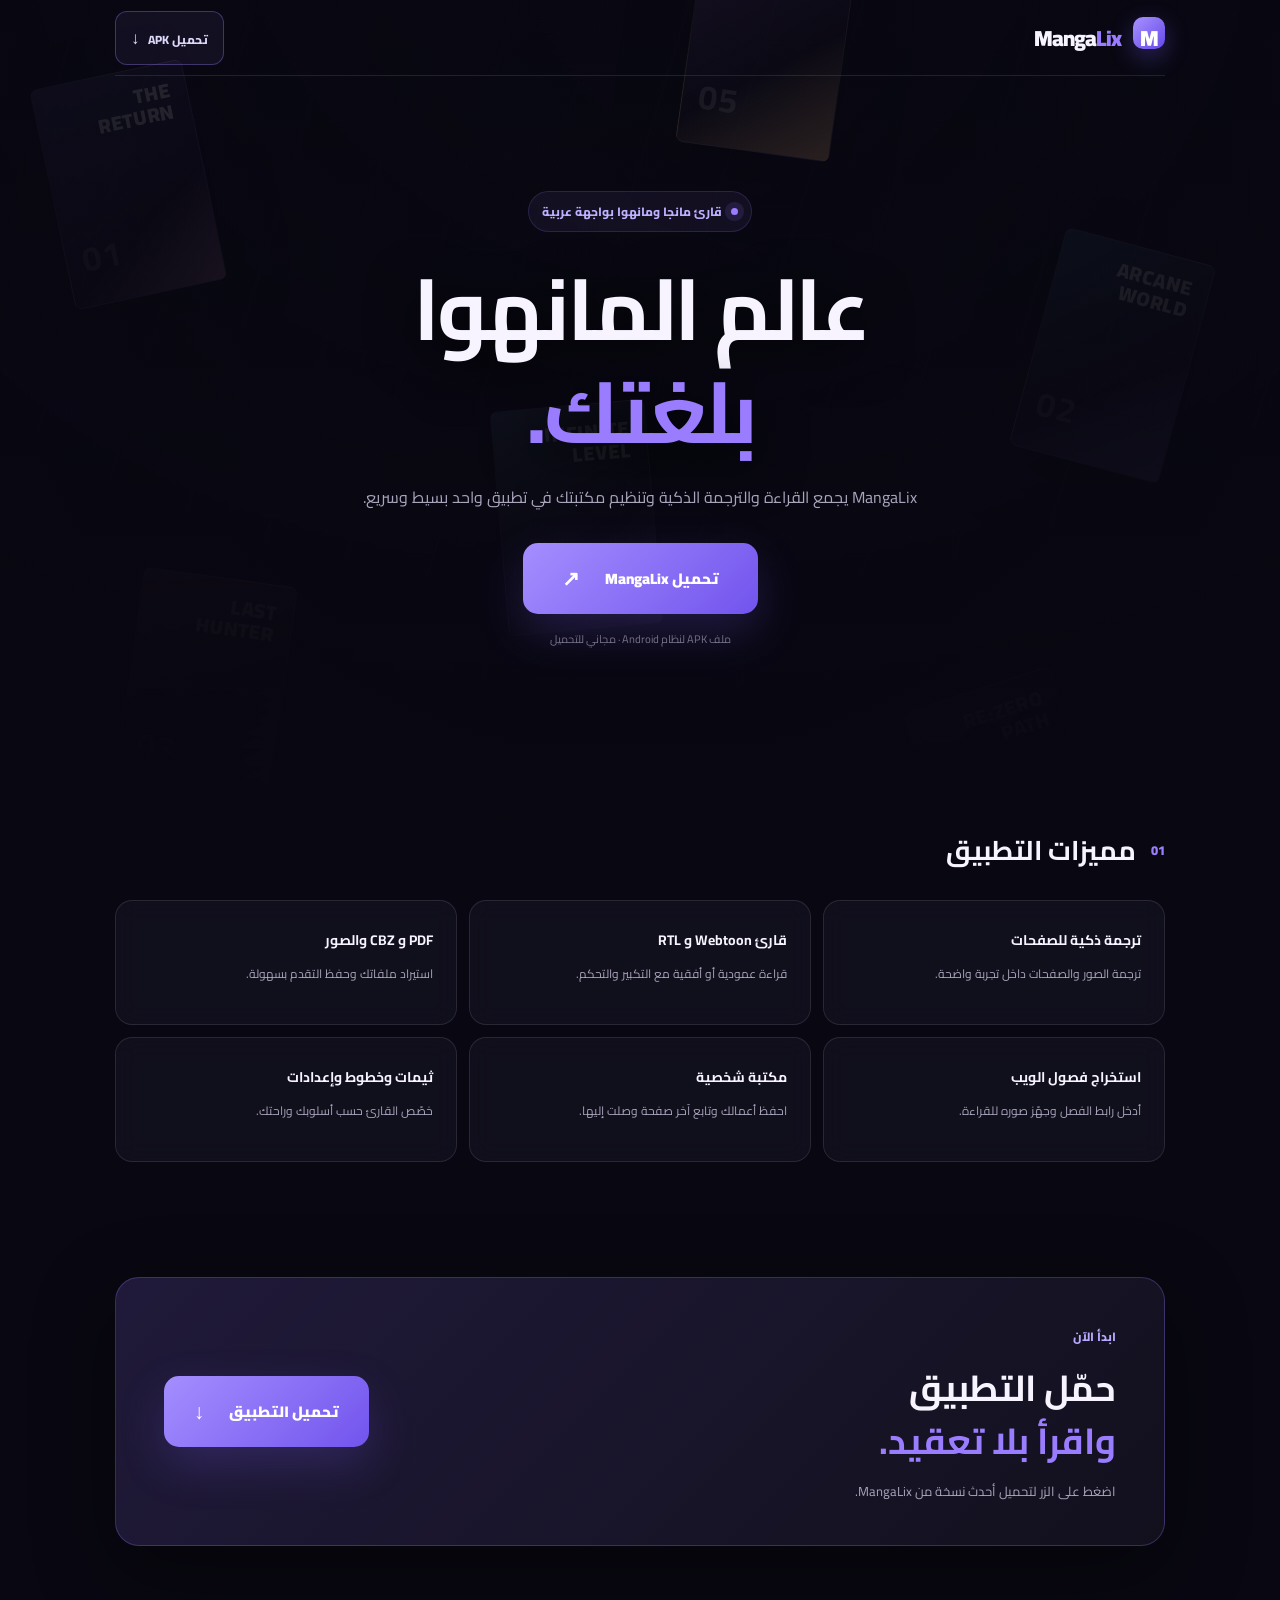
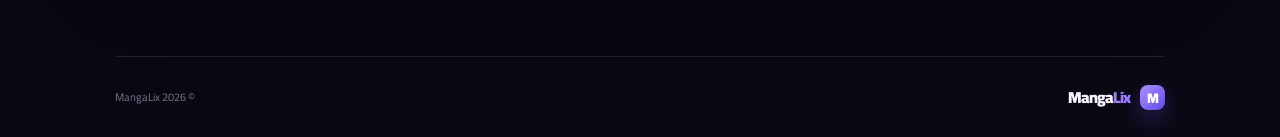
<file: index.html>
<!doctype html>
<html lang="ar" dir="rtl">
<head>
  <meta charset="utf-8">
  <meta name="viewport" content="width=device-width, initial-scale=1">
  <meta name="theme-color" content="#090812">
  <meta name="description" content="MangaLix — تطبيق قراءة وترجمة المانجا والمانهوا.">
  <title>MangaLix — تحميل التطبيق</title>
  <link rel="stylesheet" href="style.css">
</head>
<body>
  <div class="manga-bg" aria-hidden="true">
    <div class="cover cover-a"><span>THE<br>RETURN</span><b>01</b></div>
    <div class="cover cover-b"><span>ARCANE<br>WORLD</span><b>02</b></div>
    <div class="cover cover-c"><span>LAST<br>HUNTER</span><b>03</b></div>
    <div class="cover cover-d"><span>RE:ZERO<br>PATH</span><b>04</b></div>
    <div class="cover cover-e"><span>MOON<br>DYNASTY</span><b>05</b></div>
    <div class="cover cover-f"><span>INFINITE<br>LEVEL</span><b>06</b></div>
    <div class="speed-lines"></div>
  </div>
  <div class="shade"></div>

  <header class="topbar">
    <a class="logo" href="#top"><span>M</span> Manga<span class="accent">Lix</span></a>
    <a class="small-download" data-download href="#download">تحميل APK <span>↓</span></a>
  </header>

  <main id="top">
    <section class="hero">
      <div class="badge"><i></i> قارئ مانجا ومانهوا بواجهة عربية</div>
      <h1>عالم المانهوا<br><em>بلغتك.</em></h1>
      <p class="intro">MangaLix يجمع القراءة والترجمة الذكية وتنظيم مكتبتك في تطبيق واحد بسيط وسريع.</p>
      <a class="download-button" data-download href="#download">تحميل MangaLix <span>↗</span></a>
      <p class="hint">ملف APK لنظام Android · مجاني للتحميل</p>
    </section>

    <section class="features" id="features">
      <div class="section-title"><span>01</span><h2>مميزات التطبيق</h2></div>
      <div class="feature-list">
        <article><b>ترجمة ذكية للصفحات</b><p>ترجمة الصور والصفحات داخل تجربة واضحة.</p></article>
        <article><b>قارئ Webtoon و RTL</b><p>قراءة عمودية أو أفقية مع التكبير والتحكم.</p></article>
        <article><b>PDF و CBZ والصور</b><p>استيراد ملفاتك وحفظ التقدم بسهولة.</p></article>
        <article><b>استخراج فصول الويب</b><p>أدخل رابط الفصل وجهّز صوره للقراءة.</p></article>
        <article><b>مكتبة شخصية</b><p>احفظ أعمالك وتابع آخر صفحة وصلت إليها.</p></article>
        <article><b>ثيمات وخطوط وإعدادات</b><p>خصّص القارئ حسب أسلوبك وراحتك.</p></article>
      </div>
    </section>

    <section class="download-card" id="download">
      <div>
        <span class="label">ابدأ الآن</span>
        <h2>حمّل التطبيق<br><em>واقرأ بلا تعقيد.</em></h2>
        <p>اضغط على الزر لتحميل أحدث نسخة من MangaLix.</p>
      </div>
      <a class="download-button compact" data-download href="#download">تحميل التطبيق <span>↓</span></a>
    </section>
  </main>

  <footer><span class="logo"><span>M</span> Manga<span class="accent">Lix</span></span><span>© <span id="year"></span> MangaLix</span></footer>
  <script src="script.js"></script>
</body>
</html>
</file>
<file: style.css>
@import url('https://fonts.googleapis.com/css2?family=Cairo:wght@400;500;600;700;800;900&display=swap');
:root{--bg:#090812;--text:#f7f4ff;--muted:#aaa5bd;--purple:#9a7cff;--purple2:#694ce8;--pink:#e77ab2;--line:rgba(255,255,255,.1)}
*{box-sizing:border-box}html{scroll-behavior:smooth}body{margin:0;background:var(--bg);color:var(--text);font-family:Cairo,Arial,sans-serif;overflow-x:hidden}.topbar{height:76px;max-width:1050px;width:calc(100% - 36px);margin:auto;display:flex;align-items:center;justify-content:space-between;border-bottom:1px solid var(--line);position:relative;z-index:5}.logo{font-size:22px;font-weight:900;letter-spacing:-1px;text-decoration:none;color:var(--text)}.logo>span:first-child{display:inline-grid;place-items:center;width:32px;height:32px;margin-left:8px;border-radius:10px;background:linear-gradient(135deg,#a992ff,#6548e8);box-shadow:0 8px 25px #795cff55;color:#fff}.accent{color:var(--purple)}.small-download{font-size:12px;font-weight:800;color:#ddd7f8;border:1px solid #9b82ff55;background:#9b82ff12;padding:10px 15px;border-radius:12px;text-decoration:none;transition:.25s}.small-download:hover{background:#9b82ff25;transform:translateY(-2px)}.small-download span{font-size:17px;margin-right:5px}.manga-bg{position:fixed;inset:0;overflow:hidden;pointer-events:none;z-index:0;opacity:.42}.shade{position:fixed;inset:0;background:radial-gradient(circle at 50% 20%,transparent 0,rgba(9,8,18,.38) 42%,rgba(9,8,18,.94) 100%),linear-gradient(180deg,rgba(9,8,18,.45),#090812 92%);z-index:1;pointer-events:none}.cover{position:absolute;width:155px;height:225px;border:1px solid #ffffff28;border-radius:8px;box-shadow:0 25px 70px #0009;display:flex;flex-direction:column;justify-content:space-between;padding:16px;color:#fff;font-weight:900;letter-spacing:1px;transform:rotate(-12deg);filter:saturate(.8);animation:drift 24s linear infinite}.cover span{font-size:20px;line-height:1.1}.cover b{font-size:34px;opacity:.35;align-self:flex-end}.cover-a{top:8%;left:4%;background:linear-gradient(145deg,#4e3b8e,#17152d 65%,#c36b9f);animation-delay:-2s}.cover-b{top:27%;right:7%;background:linear-gradient(145deg,#1e5368,#14152b 62%,#8b73e9);transform:rotate(15deg);animation-delay:-9s}.cover-c{top:64%;left:10%;background:linear-gradient(145deg,#7e3c55,#171329 60%,#d6a05b);transform:rotate(8deg);animation-delay:-15s}.cover-d{top:76%;right:15%;background:linear-gradient(145deg,#27295e,#141321 58%,#c56b9f);transform:rotate(-18deg);animation-delay:-5s}.cover-e{top:-8%;right:34%;background:linear-gradient(145deg,#5d3e82,#171225 60%,#e1a45d);transform:rotate(8deg);animation-delay:-18s}.cover-f{top:45%;left:39%;background:linear-gradient(145deg,#3a6874,#151426 62%,#a878e8);transform:rotate(-5deg);animation-delay:-12s}.speed-lines{position:absolute;inset:-20%;background:repeating-linear-gradient(115deg,transparent 0 80px,rgba(255,255,255,.025) 81px 83px);transform:rotate(-8deg);animation:lines 18s linear infinite}.hero,main{position:relative;z-index:2}.hero{max-width:850px;width:calc(100% - 36px);margin:0 auto;text-align:center;padding:115px 0 125px}.badge{display:inline-flex;align-items:center;gap:9px;color:#bcb0ff;font-size:12px;font-weight:800;background:#9a7cff12;border:1px solid #9a7cff2d;padding:8px 13px;border-radius:100px}.badge i{width:7px;height:7px;border-radius:50%;background:var(--purple);box-shadow:0 0 0 6px #9a7cff20}.hero h1{font-size:clamp(48px,8vw,86px);line-height:1.2;letter-spacing:-3px;margin:25px 0 18px;text-shadow:0 10px 50px #000}.hero h1 em,.download-card h2 em{font-style:normal;color:var(--purple)}.intro{max-width:570px;margin:0 auto;color:var(--muted);font-size:16px;line-height:2}.download-button{display:inline-flex;align-items:center;justify-content:center;gap:25px;margin-top:30px;min-width:235px;padding:16px 24px;border-radius:15px;background:linear-gradient(135deg,#a48eff,#7254ed);color:#fff;text-decoration:none;font-weight:900;font-size:15px;box-shadow:0 18px 45px #7659ee38;transition:.25s}.download-button:hover{transform:translateY(-4px);box-shadow:0 24px 55px #7659ee55}.download-button span{font-size:21px}.hint{color:#77728b;font-size:11px;margin-top:15px}.features{max-width:1050px;width:calc(100% - 36px);margin:auto;padding:40px 0 115px}.section-title{display:flex;align-items:center;gap:15px;margin-bottom:25px}.section-title span{color:var(--purple);font-weight:900;font-size:13px}.section-title h2{font-size:27px;margin:0}.feature-list{display:grid;grid-template-columns:repeat(3,1fr);gap:12px}.feature-list article{border:1px solid var(--line);background:rgba(20,18,32,.72);backdrop-filter:blur(12px);border-radius:17px;padding:23px;min-height:125px;transition:.25s}.feature-list article:hover{transform:translateY(-5px);border-color:#9a7cff55;background:rgba(29,25,46,.85)}.feature-list b{font-size:14px}.feature-list p{font-size:12px;color:var(--muted);line-height:1.9;margin:9px 0 0}.download-card{max-width:1050px;width:calc(100% - 36px);margin:0 auto 110px;padding:42px 48px;display:flex;align-items:center;justify-content:space-between;gap:30px;border:1px solid #9a7cff42;border-radius:24px;background:linear-gradient(135deg,rgba(35,28,62,.92),rgba(20,18,31,.9));box-shadow:0 25px 80px #0007}.label{color:#b9aaff;font-size:12px;font-weight:800}.download-card h2{font-size:36px;line-height:1.45;margin:12px 0}.download-card p{color:var(--muted);font-size:13px;margin:0}.compact{margin:0;min-width:205px}footer{max-width:1050px;width:calc(100% - 36px);margin:auto;padding:25px 0;display:flex;align-items:center;justify-content:space-between;border-top:1px solid var(--line);color:#77728b;font-size:11px;position:relative;z-index:2}footer .logo{font-size:16px}footer .logo>span:first-child{width:25px;height:25px;border-radius:8px;font-size:14px}
@keyframes drift{0%{margin-top:0;margin-left:0}25%{margin-top:22px;margin-left:18px}50%{margin-top:-12px;margin-left:35px}75%{margin-top:15px;margin-left:12px}100%{margin-top:0;margin-left:0}}@keyframes lines{from{transform:translateX(-40px) rotate(-8deg)}to{transform:translateX(40px) rotate(-8deg)}}
@media(max-width:760px){.hero{padding:90px 0 90px}.feature-list{grid-template-columns:repeat(2,1fr)}.cover{width:115px;height:170px;padding:11px}.cover span{font-size:15px}.download-card{display:block;text-align:center;padding:34px 22px}.compact{margin-top:25px;width:100%}}
@media(max-width:480px){.topbar{height:68px}.logo{font-size:19px}.small-download{font-size:11px;padding:8px 10px}.hero h1{font-size:51px;letter-spacing:-2px}.intro{font-size:13px}.feature-list{grid-template-columns:1fr}.feature-list article{min-height:auto}.download-card h2{font-size:30px}.cover-a{left:-35px}.cover-b{right:-35px}.cover-c{left:-30px}.cover-d{right:-25px}.cover-e{right:25%;top:3%}.cover-f{left:28%;top:52%}}
@media(prefers-reduced-motion:reduce){*,*::before,*::after{animation-duration:.01ms!important;scroll-behavior:auto!important;transition:none!important}}
</file>
